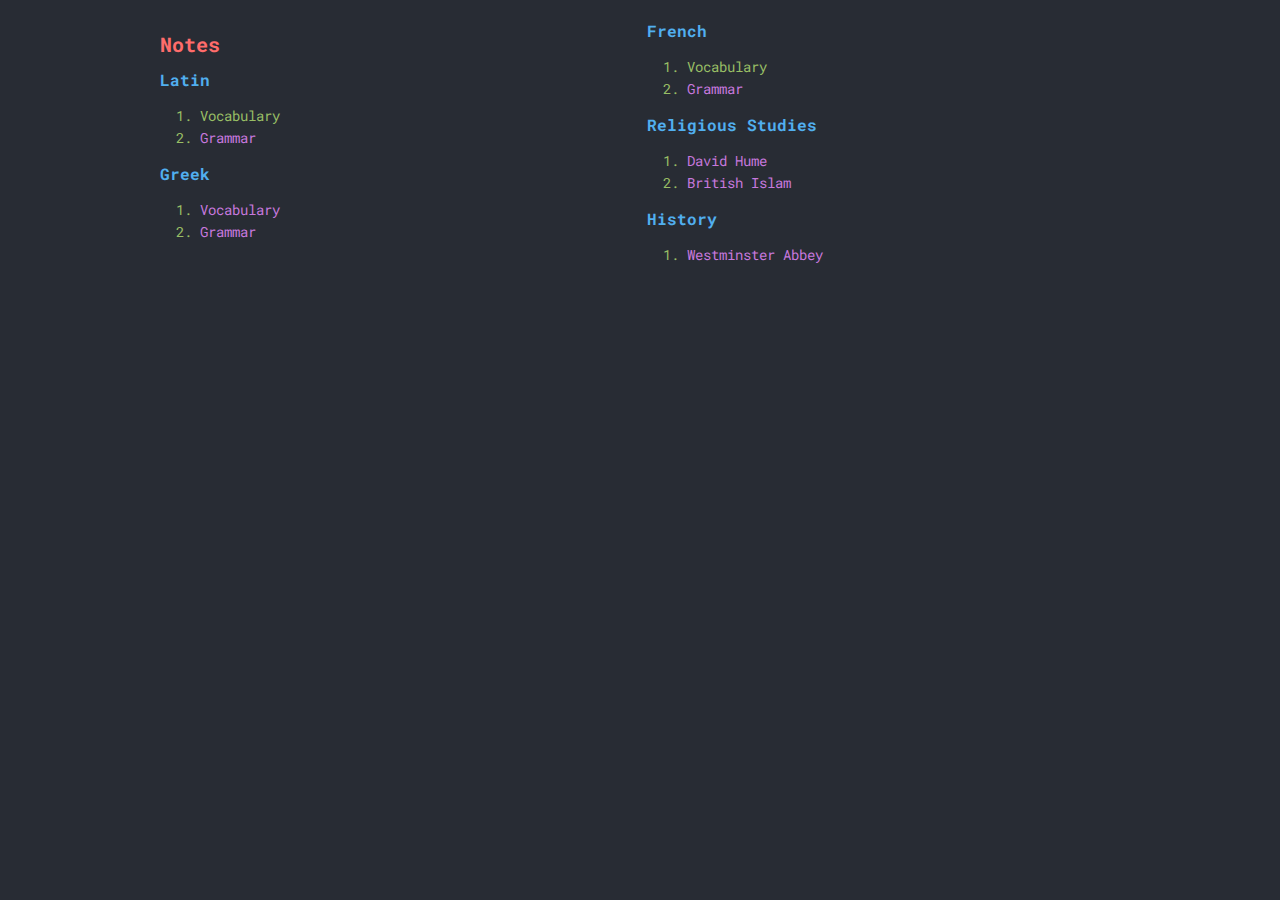
<file: index.html>
<!DOCTYPE html>
<html>

<head>
    <meta charset="utf-8">
    <meta name="viewport" content="width=device-width">
    <title>Subject Notes</title>
    <link href="style.css" rel="stylesheet" type="text/css" />
</head>

<body>
    <h1>Notes</h1>
    <h2>Latin</h2>
    <ol>
        <li>Vocabulary</li>
        <li><a href="latin_grammar.html">Grammar</a></li>
    </ol>
    <h2>Greek</h2>
    <ol>
        <li><a href="greek_vocab.html">Vocabulary</a></li>
        <li><a href="greek_grammar.html">Grammar</a></li>
    </ol>
    <h2>French</h2>
    <ol>
        <li>Vocabulary</li>
        <li><a href="french/french_grammar.html">Grammar</a></li>
    </ol>
    <h2>Religious Studies</h2>
    <ol>
        <li><a href="david_hume.html">David Hume</a></li>
        <li><a href="british_islam.html">British Islam</a></li>
    </ol>
    <h2>History</h2>
    <ol>
        <li><a href="westminster_abbey.html">Westminster Abbey</a></li>
    </ol>
</body>

</html>
</file>
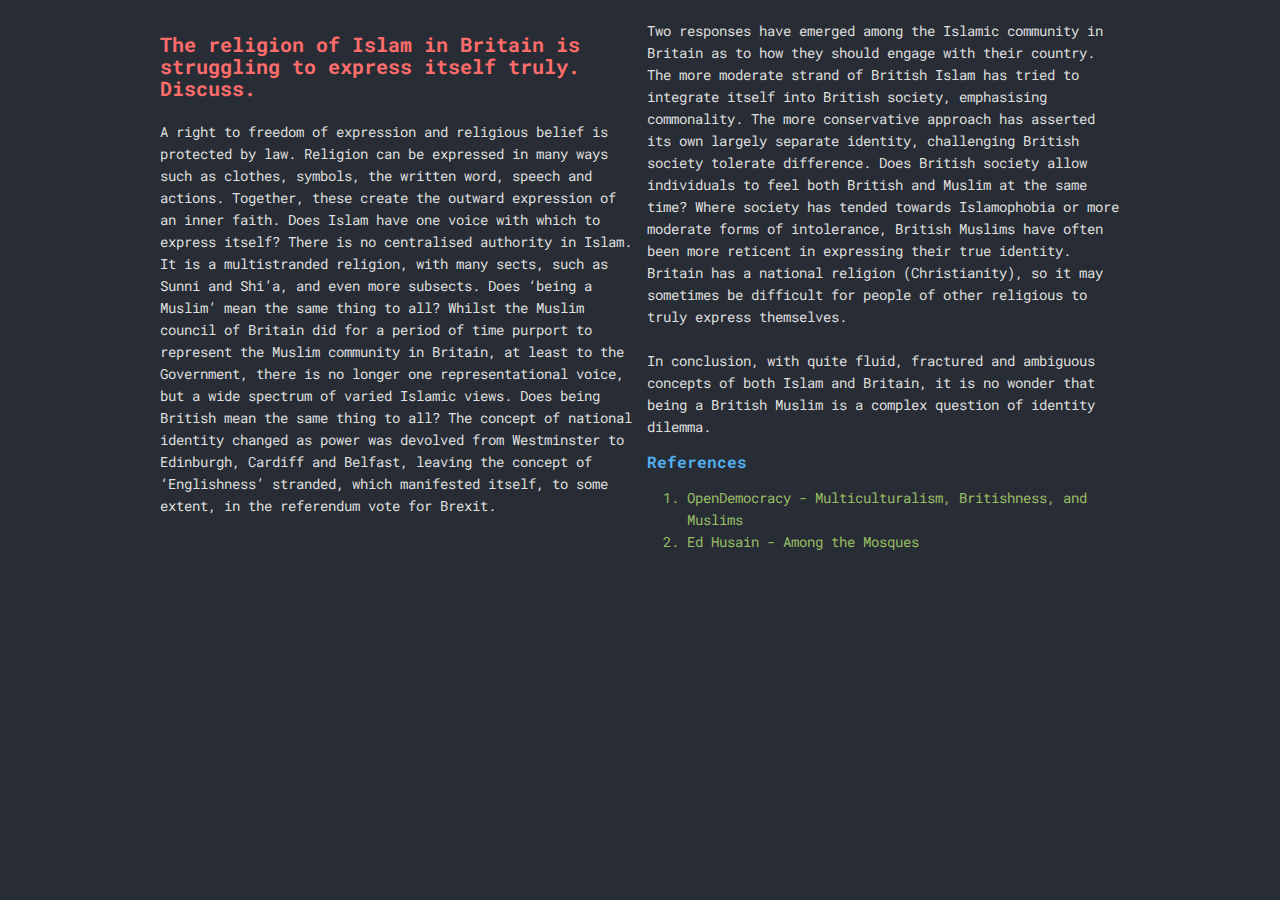
<file: british_islam.html>
<!DOCTYPE html>
<html>

<head>
  <meta charset="utf-8">
  <meta name="viewport" content="width=device-width">
  <title>Islam in Britain</title>
  <link href="style.css" rel="stylesheet" type="text/css" />
</head>

<body>
  <h1>The religion of Islam in Britain is struggling to express itself truly. Discuss.</h1>
  <br>
  A right to freedom of expression and religious belief is protected by law. Religion can be expressed in many ways such
  as clothes, symbols, the written word, speech and actions. Together, these create the outward expression of an inner
  faith.
  Does Islam have one voice with which to express itself? There is no centralised authority in Islam. It is a
  multistranded religion, with many sects, such as Sunni and Shi’a, and even more subsects. Does ‘being a Muslim’ mean
  the same thing to all?
  Whilst the Muslim council of Britain did for a period of time purport to represent the Muslim community in Britain, at
  least to the Government, there is no longer one representational voice, but a wide spectrum of varied Islamic views.
  Does being British mean the same thing to all? The concept of national identity changed as power was devolved from
  Westminster to Edinburgh, Cardiff and Belfast, leaving the concept of ‘Englishness’ stranded, which manifested itself,
  to some extent, in the referendum vote for Brexit.
  <br><br>
  Two responses have emerged among the Islamic community in Britain as to how they should engage with their country. The
  more moderate strand of British Islam has tried to integrate itself into British society, emphasising commonality. The
  more conservative approach has asserted its own largely separate identity, challenging British society tolerate
  difference.
  Does British society allow individuals to feel both British and Muslim at the same time? Where society has tended
  towards Islamophobia or more moderate forms of intolerance, British Muslims have often been more reticent in
  expressing their true identity. Britain has a national religion (Christianity), so it may sometimes be difficult for
  people of other religious to truly express themselves.
  <br><br>
  In conclusion, with quite fluid, fractured and ambiguous concepts of both Islam and Britain, it is no wonder that
  being a British Muslim is a complex question of identity dilemma.

  <h2>References</h2>
  <ol>
    <li>OpenDemocracy - Multiculturalism, Britishness, and Muslims</li>
    <li>Ed Husain - Among the Mosques</li>
  </ol>
</body>
</file>
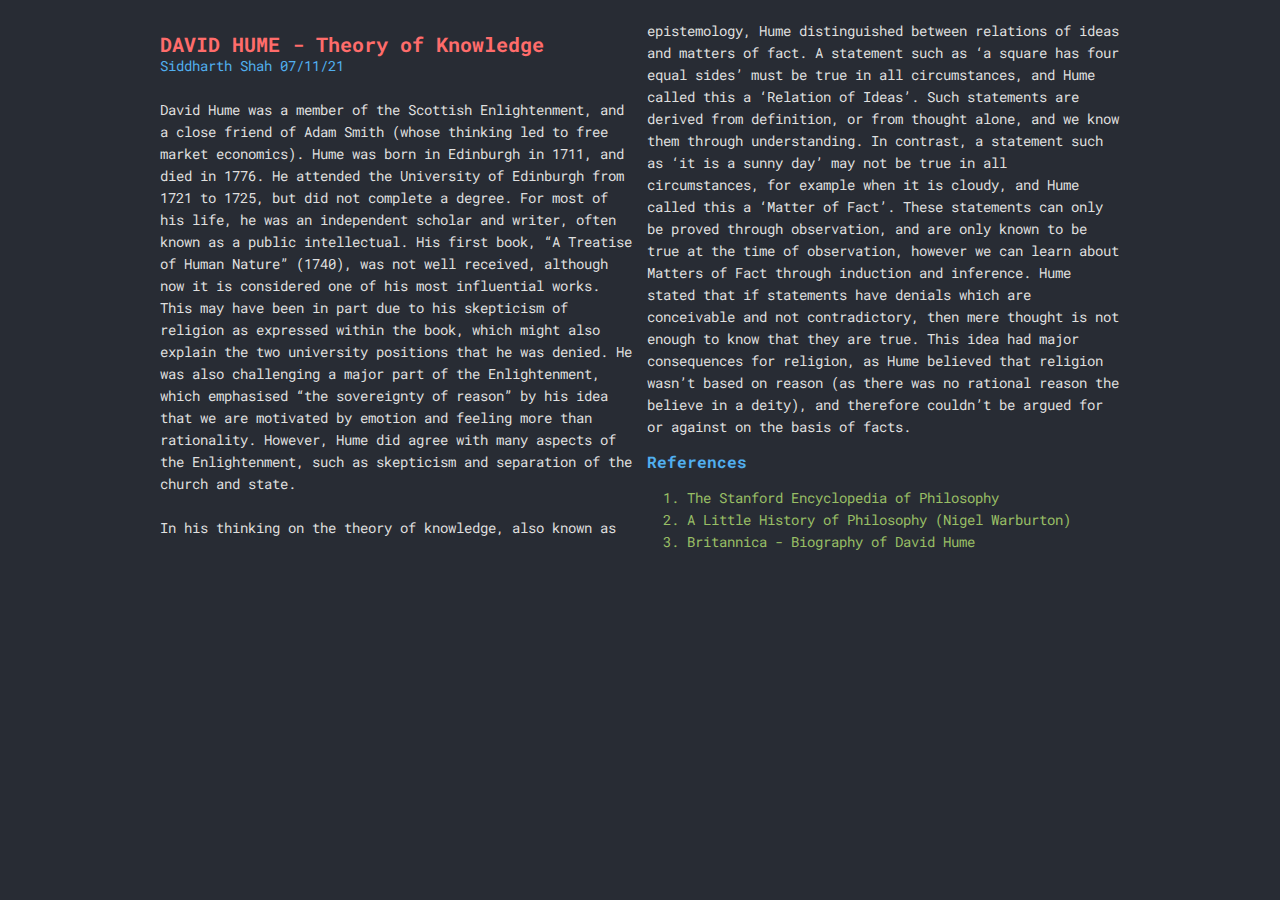
<file: david_hume.html>
<!DOCTYPE html>
<html>

<head>
    <meta charset="utf-8">
    <meta name="viewport" content="width=device-width">
    <title>David Hume</title>
    <link href="style.css" rel="stylesheet" type="text/css" />
</head>

<body>
    <h1>DAVID HUME - Theory of Knowledge</h1>
    <div class="blue">Siddharth Shah 07/11/21</div>
    <br>
    David Hume was a member of the Scottish Enlightenment, and a close friend of Adam Smith (whose thinking led to free
    market economics). Hume was born in Edinburgh in 1711, and died in 1776. He attended the University of Edinburgh
    from 1721 to 1725, but did not complete a degree. For most of his life, he was an independent scholar and writer,
    often known as a public intellectual. His first book, “A Treatise of Human Nature” (1740), was not well received,
    although now it is considered one of his most influential works. This may have been in part due to his skepticism of
    religion as expressed within the book, which might also explain the two university positions that he was denied. He
    was also challenging a major part of the Enlightenment, which emphasised “the sovereignty of reason” by his idea
    that we are motivated by emotion and feeling more than rationality. However, Hume did agree with many aspects of the
    Enlightenment, such as skepticism and separation of the church and state.
    <br><br>
    In his thinking on the theory of knowledge, also known as epistemology, Hume distinguished between relations of
    ideas and matters of fact. A statement such as ‘a square has four equal sides’ must be true in all circumstances,
    and Hume called this a ‘Relation of Ideas’. Such statements are derived from definition, or from thought alone, and
    we know them through understanding. In contrast, a statement such as ‘it is a sunny day’ may not be true in all
    circumstances, for example when it is cloudy, and Hume called this a ‘Matter of Fact’. These statements can only be
    proved through observation, and are only known to be true at the time of observation, however we can learn about
    Matters of Fact through induction and inference. Hume stated that if statements have denials which are conceivable
    and not contradictory, then mere thought is not enough to know that they are true. This idea had major consequences
    for religion, as Hume believed that religion wasn’t based on reason (as there was no rational reason the believe in
    a deity), and therefore couldn’t be argued for or against on the basis of facts.

    <h2>References</h2>
    <ol>
        <li>The Stanford Encyclopedia of Philosophy</li>
        <li>A Little History of Philosophy (Nigel Warburton)</li>
        <li>Britannica - Biography of David Hume</li>
    </ol>
</body>

</html>
</file>
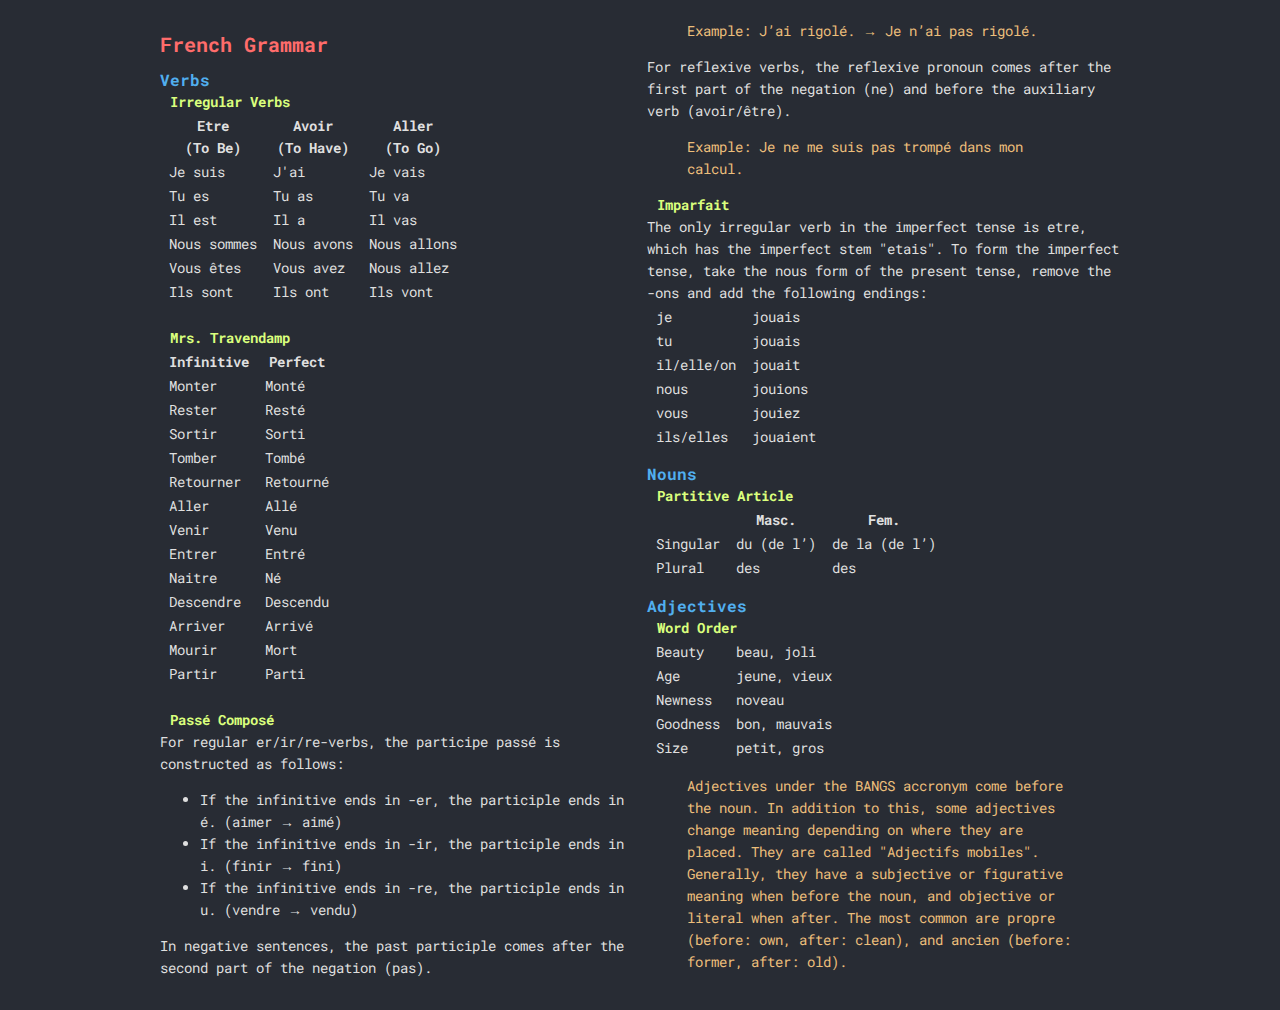
<file: french_grammar.html>
<!DOCTYPE html>
<html>

<head>
    <meta charset="utf-8">
    <meta name="viewport" content="width=device-width">
    <title>French Grammar</title>
    <link href="style.css" rel="stylesheet" type="text/css" />
</head>



<body>
    <h1>French Grammar</h1>
    <h2>Verbs</h2>
    <h3>Irregular Verbs</h3>
    <table>
        <thead>
            <tr>
                <th>Etre<br>(To Be)</th>
                <th>Avoir<br>(To Have)</th>
                <th>Aller<br>(To Go)</th>
            </tr>
        </thead>
        <tbody>
            <tr>
                <td>Je suis</td>
                <td>J'ai</td>
                <td>Je vais<br></td>
            </tr>
            <tr>
                <td>Tu es</td>
                <td>Tu as</td>
                <td>Tu va</td>
            </tr>
            <tr>
                <td>Il est</td>
                <td>Il a</td>
                <td>Il vas<br></td>
            </tr>
            <tr>
                <td>Nous sommes</td>
                <td>Nous avons</td>
                <td>Nous allons</td>
            </tr>
            <tr>
                <td>Vous êtes</td>
                <td>Vous avez</td>
                <td>Nous allez</td>
            </tr>
            <tr>
                <td>Ils sont</td>
                <td>Ils ont</td>
                <td>Ils vont</td>
            </tr>
        </tbody>
    </table>
    <br>
    <h3>Mrs. Travendamp</h3>
    <table>
        <thead>
            <tr>
                <th>Infinitive</th>
                <th>Perfect</th>
            </tr>
        </thead>
        <tbody>
            <tr>
                <td>Monter</td>
                <td>Monté</td>
            </tr>
            <tr>
                <td>Rester</td>
                <td>Resté</td>
            </tr>
            <tr>
                <td>Sortir</td>
                <td>Sorti</td>
            </tr>
            <tr>
                <td>Tomber</td>
                <td>Tombé</td>
            </tr>
            <tr>
                <td>Retourner</td>
                <td>Retourné</td>
            </tr>
            <tr>
                <td>Aller</td>
                <td>Allé</td>
            </tr>
            <tr>
                <td>Venir</td>
                <td>Venu</td>
            </tr>
            <tr>
                <td>Entrer</td>
                <td>Entré</td>
            </tr>
            <tr>
                <td>Naitre</td>
                <td>Né</td>
            </tr>
            <tr>
                <td>Descendre</td>
                <td>Descendu</td>
            </tr>
            <tr>
                <td>Arriver</td>
                <td>Arrivé</td>
            </tr>
            <tr>
                <td>Mourir</td>
                <td>Mort</td>
            </tr>
            <tr>
                <td>Partir</td>
                <td>Parti</td>
            </tr>
        </tbody>
    </table>
    <br>
    <h3>Passé Composé</h3>
    For regular er/ir/re-verbs, the participe passé is constructed as follows:
    <ul>
        <li>If the infinitive ends in -er, the participle ends in é. (aimer → aimé)</li>
        <li>If the infinitive ends in -ir, the participle ends in i. (finir → fini)</li>
        <li>If the infinitive ends in -re, the participle ends in u. (vendre → vendu)</li>
    </ul>
    In negative sentences, the past participle comes after the second part of the negation (pas).<br>
    <blockquote>Example: J’ai rigolé. → Je n’ai pas rigolé.</blockquote>
    For reflexive verbs, the reflexive pronoun comes after the first part of the negation (ne) and before the auxiliary
    verb (avoir/être).<br>
    <blockquote>Example: Je ne me suis pas trompé dans mon calcul.</blockquote>
    <h3>Imparfait</h3>
    The only irregular verb in the imperfect tense is etre, which has the imperfect stem "etais". To form the imperfect tense, take the nous form of the present tense, remove the -ons and add the following endings:
    <table>
        <tbody>
            <tr>
                <td>je</td>
                <td>jouais</td>
            </tr>
            <tr>
                <td>tu</td>
                <td>jouais</td>
            </tr>
            <tr>
                <td>il/elle/on</td>
                <td>jouait</td>
            </tr>
            <tr>
                <td>nous</td>
                <td>jouions</td>
            </tr>
            <tr>
                <td>vous</td>
                <td>jouiez</td>
            </tr>
            <tr>
                <td>ils/elles</td>
                <td>jouaient</td>
            </tr>
        </tbody>
    </table>
    <h2>Nouns</h2>
    <h3>Partitive Article</h3>
    <table>
        <thead>
            <tr>
                <th></th>
                <th>Masc.</th>
                <th>Fem.</th>
            </tr>
        </thead>
        <tbody>
            <tr>
                <td>Singular</td>
                <td>du (de l’)</td>
                <td>de la (de l’)</td>
            </tr>
            <tr>
                <td>Plural</td>
                <td>des</td>
                <td>des</td>
            </tr>
        </tbody>
    </table>
    <h2>Adjectives</h2>
    <h3>Word Order</h3>
    <table>
        <tbody>
            <tr>
                <td>Beauty</td>
                <td>beau, joli</td>
            </tr>
            <tr>
                <td>Age</td>
                <td>jeune, vieux</td>
            </tr>
            <tr>
                <td>Newness</td>
                <td>noveau</td>
            </tr>
            <tr>
                <td>Goodness</td>
                <td>bon, mauvais</td>
            </tr>
            <tr>
                <td>Size</td>
                <td>petit, gros</td>
            </tr>
        </tbody>
    </table>
    <blockquote>Adjectives under the BANGS accronym come before the noun. In addition to this, some adjectives change
        meaning depending on where they are placed. They are called "Adjectifs mobiles". Generally, they have a
        subjective or figurative meaning when before the noun, and objective or literal when after. The most common are
        propre (before: own, after: clean), and ancien (before: former, after: old).</blockquote>
</body>

</html>
</file>
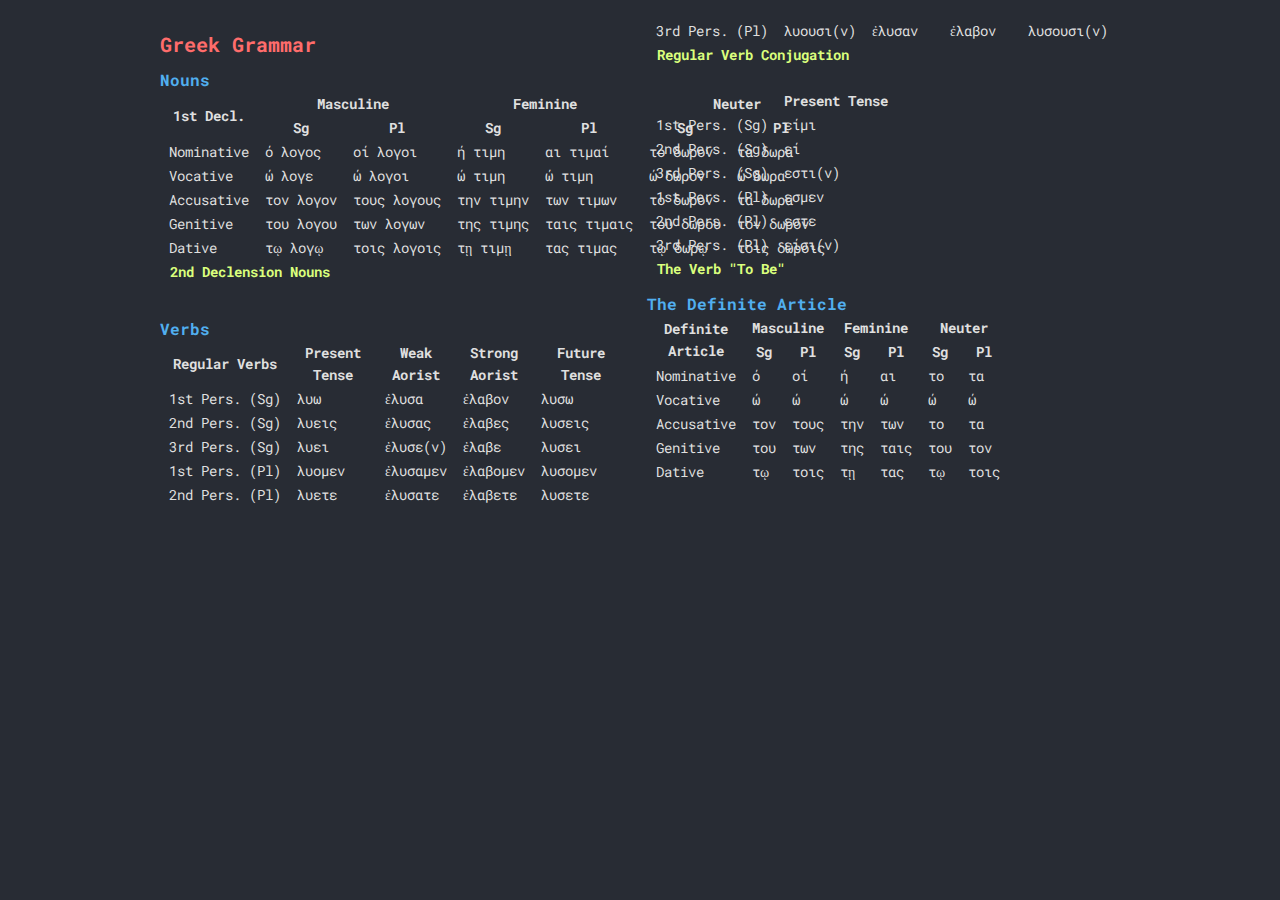
<file: greek_grammar.html>
<!DOCTYPE html>
<html>

<head>
  <meta charset="utf-8">
  <meta name="viewport" content="width=device-width">
  <title>Greek Grammar</title>
  <link href="style.css" rel="stylesheet" type="text/css" />
</head>

<body>
  <h1>Greek Grammar</h1>
  <h2>Nouns</h2>
  <table>
    <thead>
      <tr>
        <th rowspan="2">1st Decl.</th>
        <th colspan="2">Masculine</th>
        <th colspan="2">Feminine</th>
        <th colspan="2">Neuter</th>
      </tr>
      <tr>
        <th>Sg</th>
        <th>Pl</th>
        <th>Sg</th>
        <th>Pl</th>
        <th>Sg</th>
        <th>Pl</th>
      </tr>
    </thead>
    <tbody>
      <tr>
        <td>Nominative</td>
        <td>ό λογος</td>
        <td>οί λογοι</td>
        <td>ή τιμη</td>
        <td>αι τιμαί</td>
        <td>το δωρον</td>
        <td>τα δωρα</td>
      </tr>
      <tr>
        <td>Vocative</td>
        <td>ώ λογε</td>
        <td>ώ λογοι</td>
        <td>ώ τιμη</td>
        <td>ώ τιμη</td>
        <td>ώ δωρον</td>
        <td>ώ δωρα</td>
      </tr>
      <tr>
        <td>Accusative</td>
        <td>τον λογον</td>
        <td>τους λογους</td>
        <td>την τιμην</td>
        <td>των τιμων</td>
        <td>το δωρον</td>
        <td>τα δωρα</td>
      </tr>
      <tr>
        <td>Genitive</td>
        <td>του λογου</td>
        <td>των λογων</td>
        <td>της τιμης</td>
        <td>ταις τιμαις</td>
        <td>του δωρου</td>
        <td>τον δωρον</td>
      </tr>
      <tr>
        <td>Dative</td>
        <td>τῳ λογῳ</td>
        <td>τοις λογοις</td>
        <td>τῃ τιμῃ</td>
        <td>τας τιμας</td>
        <td>τῳ δωρῳ</td>
        <td>τοις δωροις<br></td>
      </tr>
    </tbody>
  </table>
  <h3>2nd Declension Nouns</h3>
  <br>
  <h2>Verbs</h2>
  <table>
    <thead>
      <tr>
        <th>Regular Verbs</th>
        <th>Present<br>Tense</th>
        <th>Weak<br>Aorist</th>
        <th>Strong<br>Aorist</th>
        <th>Future<br>Tense</th>
      </tr>
    </thead>
    <tbody>
      <tr>
        <td>1st Pers. (Sg)</td>
        <td>λυω</td>
        <td>ἐλυσα</td>
        <td>ἐλαβον</td>
        <td>λυσω</td>
      </tr>
      <tr>
        <td>2nd Pers. (Sg)</td>
        <td>λυεις</td>
        <td>ἐλυσας</td>
        <td>ἐλαβες</td>
        <td>λυσεις</td>
      </tr>
      <tr>
        <td>3rd Pers. (Sg)</td>
        <td>λυει</td>
        <td>ἐλυσε(ν)</td>
        <td>ἐλαβε</td>
        <td>λυσει</td>
      </tr>
      <tr>
        <td>1st Pers. (Pl)</td>
        <td>λυομεν</td>
        <td>ἐλυσαμεν</td>
        <td>ἐλαβομεν</td>
        <td>λυσομεν</td>
      </tr>
      <tr>
        <td>2nd Pers. (Pl)</td>
        <td>λυετε</td>
        <td>ἐλυσατε</td>
        <td>ἐλαβετε</td>
        <td>λυσετε</td>
      </tr>
      <tr>
        <td>3rd Pers. (Pl)</td>
        <td>λυουσι(ν)</td>
        <td>ἐλυσαν</td>
        <td>ἐλαβον</td>
        <td>λυσουσι(ν)</td>
      </tr>
    </tbody>
  </table>
  <h3>Regular Verb Conjugation</h3>
  <br>
  <table>
    <thead>
      <tr>
        <th></th>
        <th>Present Tense</th>
      </tr>
    </thead>
    <tbody>
      <tr>
        <td>1st Pers. (Sg)</td>
        <td>είμι</td>
      </tr>
      <tr>
        <td>2nd Pers. (Sg)</td>
        <td>εί</td>
      </tr>
      <tr>
        <td>3rd Pers. (Sg)</td>
        <td>εστι(ν)</td>
      </tr>
      <tr>
        <td>1st Pers. (Pl)</td>
        <td>εσμεν</td>
      </tr>
      <tr>
        <td>2nd Pers. (Pl)</td>
        <td>εστε</td>
      </tr>
      <tr>
        <td>3rd Pers. (Pl)</td>
        <td>είσι(ν)</td>
      </tr>
    </tbody>
  </table>
  <h3>The Verb "To Be"</h3>
  <h2>The Definite Article</h2>
  <table>
    <thead>
      <tr>
        <th rowspan="2">Definite<br>Article<br></th>
        <th colspan="2">Masculine</th>
        <th colspan="2">Feminine</th>
        <th colspan="2">Neuter</th>
      </tr>
      <tr>
        <th>Sg</th>
        <th>Pl</th>
        <th>Sg</th>
        <th>Pl</th>
        <th>Sg</th>
        <th>Pl</th>
      </tr>
    </thead>
    <tbody>
      <tr>
        <td>Nominative</td>
        <td>ό</td>
        <td>οί</td>
        <td>ή</td>
        <td>αι</td>
        <td>το</td>
        <td>τα</td>
      </tr>
      <tr>
        <td>Vocative</td>
        <td>ώ</td>
        <td>ώ</td>
        <td>ώ</td>
        <td>ώ</td>
        <td>ώ</td>
        <td>ώ</td>
      </tr>
      <tr>
        <td>Accusative</td>
        <td>τον</td>
        <td>τους</td>
        <td>την</td>
        <td>των</td>
        <td>το</td>
        <td>τα</td>
      </tr>
      <tr>
        <td>Genitive</td>
        <td>του</td>
        <td>των</td>
        <td>της</td>
        <td>ταις</td>
        <td>του</td>
        <td>τον</td>
      </tr>
      <tr>
        <td>Dative</td>
        <td>τῳ</td>
        <td>τοις</td>
        <td>τῃ</td>
        <td>τας</td>
        <td>τῳ</td>
        <td>τοις</td>
      </tr>
    </tbody>
  </table>
</body>

</html>
</file>
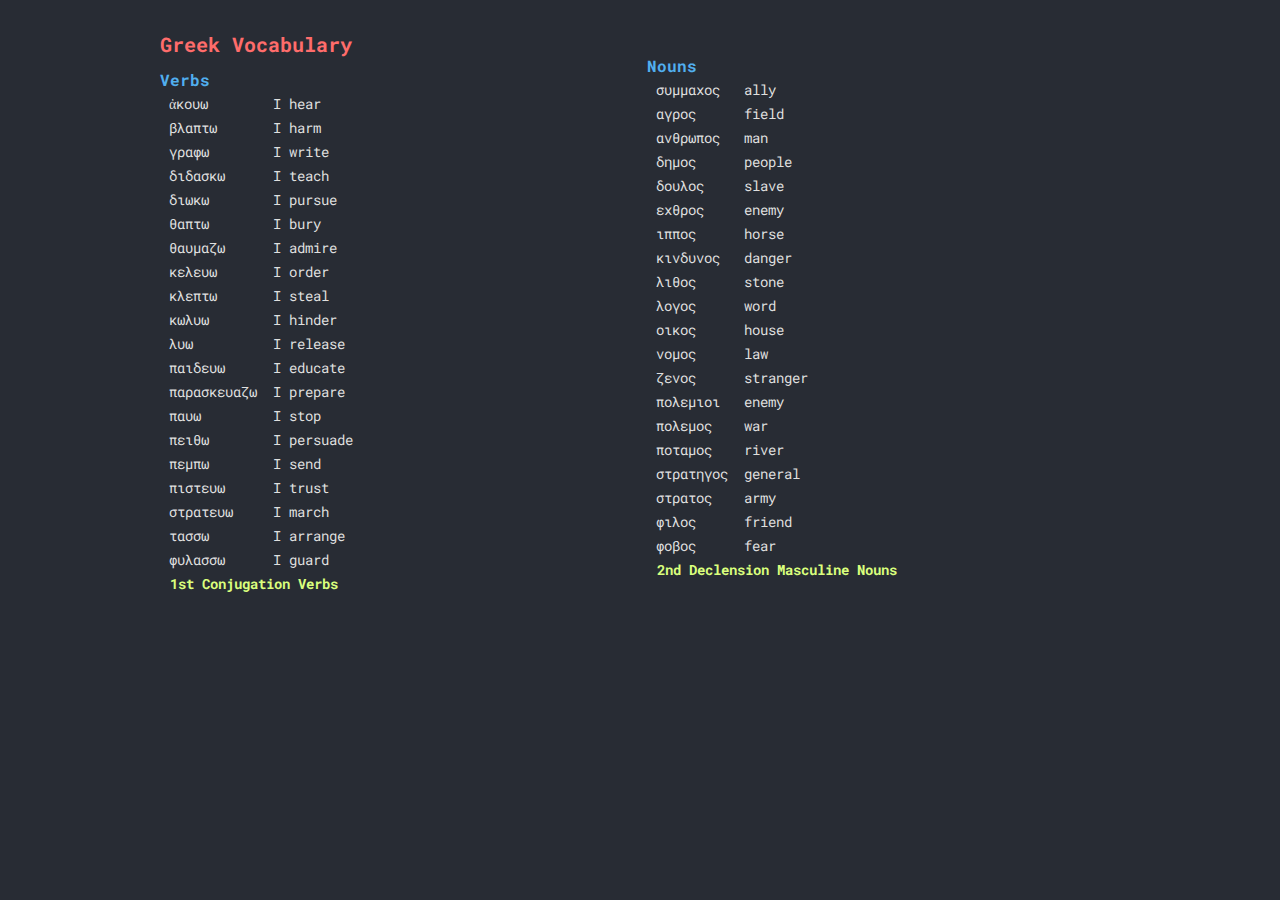
<file: greek_vocab.html>
<!DOCTYPE html>
<html>

<head>
    <meta charset="utf-8">
    <meta name="viewport" content="width=device-width">
    <title>Greek Vocabulary</title>
    <link href="style.css" rel="stylesheet" type="text/css" />
</head>

<body>
    <h1>Greek Vocabulary</h1>
    <h2>Verbs</h2>
    <table>
        <tbody>
            <tr>
                <td>ἀκουω</td>
                <td>I hear</td>
            </tr>
            <tr>
                <td>βλαπτω</td>
                <td>I harm</td>
            </tr>
            <tr>
                <td>γραφω</td>
                <td>I write</td>
            </tr>
            <tr>
                <td>διδασκω</td>
                <td>I teach</td>
            </tr>
            <tr>
                <td>διωκω</td>
                <td>I pursue</td>
            </tr>
            <tr>
                <td>θαπτω</td>
                <td>I bury</td>
            </tr>
            <tr>
                <td>θαυμαζω</td>
                <td>I admire</td>
            </tr>
            <tr>
                <td>κελευω</td>
                <td>I order</td>
            </tr>
            <tr>
                <td>κλεπτω</td>
                <td>I steal</td>
            </tr>
            <tr>
                <td>κωλυω</td>
                <td>I hinder</td>
            </tr>
            <tr>
                <td>λυω</td>
                <td>I release</td>
            </tr>
            <tr>
                <td>παιδευω</td>
                <td>I educate</td>
            </tr>
            <tr>
                <td>παρασκευαζω</td>
                <td>I prepare</td>
            </tr>
            <tr>
                <td>παυω</td>
                <td>I stop</td>
            </tr>
            <tr>
                <td>πειθω</td>
                <td>I persuade</td>
            </tr>
            <tr>
                <td>πεμπω</td>
                <td>I send</td>
            </tr>
            <tr>
                <td>πιστευω</td>
                <td>I trust</td>
            </tr>
            <tr>
                <td>στρατευω</td>
                <td>I march</td>
            </tr>
            <tr>
                <td>τασσω</td>
                <td>I arrange</td>
            </tr>
            <tr>
                <td>φυλασσω</td>
                <td>I guard</td>
            </tr>
        </tbody>
    </table>
    <h3>1st Conjugation Verbs</h3>
    <br>
    <h2>Nouns</h2>
    <table>
        <thead>
            <tr>
                <td>συμμαχος</td>
                <td>ally</td>
            </tr>
        </thead>
        <tbody>
            <tr>
                <td>αγρος</td>
                <td>field</td>
            </tr>
            <tr>
                <td>ανθρωπος</td>
                <td>man</td>
            </tr>
            <tr>
                <td>δημος</td>
                <td>people</td>
            </tr>
            <tr>
                <td>δουλος</td>
                <td>slave</td>
            </tr>
            <tr>
                <td>εχθρος</td>
                <td>enemy</td>
            </tr>
            <tr>
                <td>ιππος</td>
                <td>horse</td>
            </tr>
            <tr>
                <td>κινδυνος</td>
                <td>danger</td>
            </tr>
            <tr>
                <td>λιθος</td>
                <td>stone</td>
            </tr>
            <tr>
                <td>λογος</td>
                <td>word</td>
            </tr>
            <tr>
                <td>οικος</td>
                <td>house</td>
            </tr>
            <tr>
                <td>νομος</td>
                <td>law</td>
            </tr>
            <tr>
                <td>ζενος</td>
                <td>stranger</td>
            </tr>
            <tr>
                <td>πολεμιοι</td>
                <td>enemy</td>
            </tr>
            <tr>
                <td>πολεμος</td>
                <td>war</td>
            </tr>
            <tr>
                <td>ποταμος</td>
                <td>river</td>
            </tr>
            <tr>
                <td>στρατηγος</td>
                <td>general</td>
            </tr>
            <tr>
                <td>στρατος</td>
                <td>army</td>
            </tr>
            <tr>
                <td>φιλος</td>
                <td>friend</td>
            </tr>
            <tr>
                <td>φοβος</td>
                <td>fear</td>
            </tr>
        </tbody>
    </table>
    <h3>2nd Declension Masculine Nouns</h3>
</body>
</file>
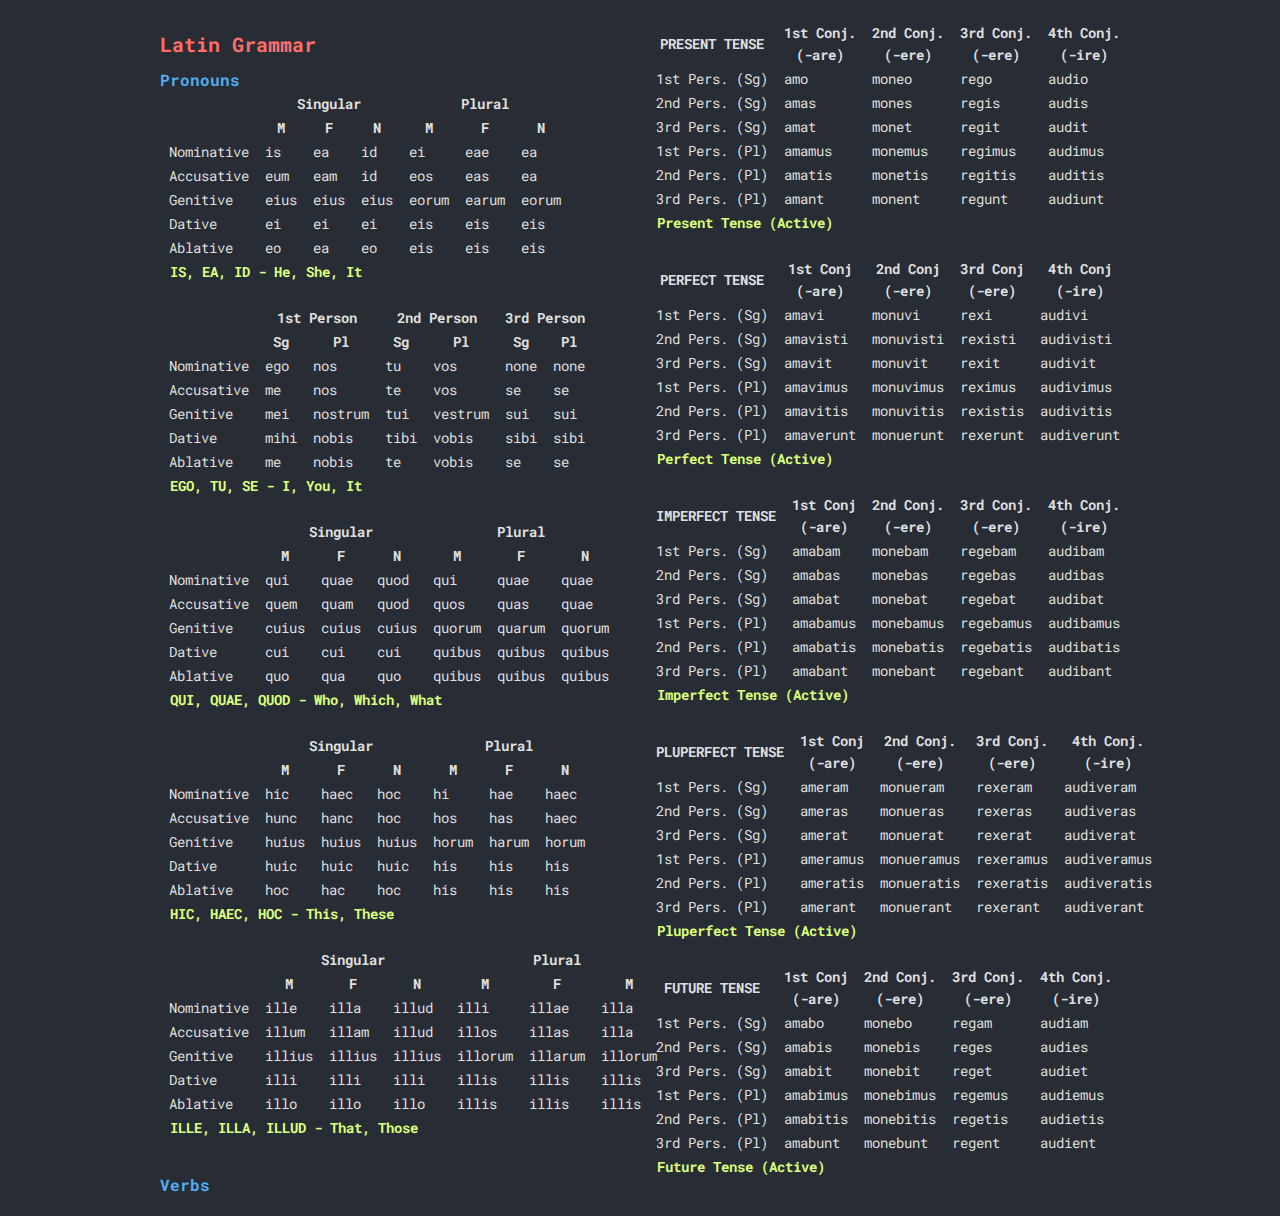
<file: latin_grammar.html>
<!DOCTYPE html>
<html>
  <head>
    <meta charset="utf-8">
    <meta name="viewport" content="width=device-width">
    <title>Latin Grammar</title>
    <link href="style.css" rel="stylesheet" type="text/css" />
  </head>
  <body>
    <h1>Latin Grammar</h1>
    <h2>Pronouns</h2>
    <table>
      <thead>
        <tr>
          <th rowspan="2"></th>
          <th colspan="3">Singular</th>
          <th colspan="3">Plural</th>
        </tr>
        <tr>
          <th>M<br></th>
          <th>F</th>
          <th>N</th>
          <th>M</th>
          <th>F</th>
          <th>N</th>
        </tr>
      </thead>
      <tbody>
        <tr>
          <td>Nominative<br></td>
          <td>is</td>
          <td>ea</td>
          <td>id</td>
          <td>ei</td>
          <td>eae</td>
          <td>ea</td>
        </tr>
        <tr>
          <td>Accusative<br></td>
          <td>eum</td>
          <td>eam</td>
          <td>id</td>
          <td>eos</td>
          <td>eas</td>
          <td>ea</td>
        </tr>
        <tr>
          <td>Genitive<br></td>
          <td>eius</td>
          <td>eius</td>
          <td>eius</td>
          <td>eorum</td>
          <td>earum</td>
          <td>eorum</td>
        </tr>
        <tr>
          <td>Dative<br></td>
          <td>ei</td>
          <td>ei</td>
          <td>ei</td>
          <td>eis</td>
          <td>eis</td>
          <td>eis</td>
        </tr>
        <tr>
          <td>Ablative<br></td>
          <td>eo</td>
          <td>ea</td>
          <td>eo</td>
          <td>eis</td>
          <td>eis</td>
          <td>eis</td>
        </tr>
      </tbody>
    </table>
    <h3>IS, EA, ID - He, She, It</h3>
    <br>
    <table>
      <thead>
        <tr>
          <th rowspan="2"></th>
          <th colspan="2">1st Person</th>
          <th colspan="2">2nd Person</th>
          <th colspan="2">3rd Person</th>
        </tr>
        <tr>
          <th>Sg</th>
          <th>Pl</th>
          <th>Sg</th>
          <th>Pl</th>
          <th>Sg</th>
          <th>Pl</th>
        </tr>
      </thead>
      <tbody>
        <tr>
          <td>Nominative</td>
          <td>ego</td>
          <td>nos</td>
          <td>tu</td>
          <td>vos</td>
          <td>none</td>
          <td>none</td>
        </tr>
        <tr>
          <td>Accusative</td>
          <td>me</td>
          <td>nos</td>
          <td>te</td>
          <td>vos</td>
          <td>se</td>
          <td>se</td>
        </tr>
        <tr>
          <td>Genitive</td>
          <td>mei</td>
          <td>nostrum</td>
          <td>tui</td>
          <td>vestrum</td>
          <td>sui</td>
          <td>sui</td>
        </tr>
        <tr>
          <td>Dative</td>
          <td>mihi</td>
          <td>nobis</td>
          <td>tibi</td>
          <td>vobis</td>
          <td>sibi</td>
          <td>sibi</td>
        </tr>
        <tr>
          <td>Ablative</td>
          <td>me</td>
          <td>nobis</td>
          <td>te</td>
          <td>vobis</td>
          <td>se</td>
          <td>se</td>
        </tr>
      </tbody>
    </table>
    <h3>EGO, TU, SE - I, You, It</h3>
    <br>
    <table>
      <thead>
        <tr>
          <th rowspan="2"></th>
          <th colspan="3">Singular</th>
          <th colspan="3">Plural</th>
        </tr>
        <tr>
          <th>M</th>
          <th>F</th>
          <th>N</th>
          <th>M</th>
          <th>F</th>
          <th>N<br></th>
        </tr>
      </thead>
      <tbody>
        <tr>
          <td>Nominative<br></td>
          <td>qui</td>
          <td>quae</td>
          <td>quod</td>
          <td>qui</td>
          <td>quae</td>
          <td>quae</td>
        </tr>
        <tr>
          <td>Accusative<br></td>
          <td>quem</td>
          <td>quam</td>
          <td>quod</td>
          <td>quos</td>
          <td>quas</td>
          <td>quae</td>
        </tr>
        <tr>
          <td>Genitive<br></td>
          <td>cuius</td>
          <td>cuius</td>
          <td>cuius</td>
          <td>quorum</td>
          <td>quarum</td>
          <td>quorum</td>
        </tr>
        <tr>
          <td>Dative<br></td>
          <td>cui</td>
          <td>cui</td>
          <td>cui</td>
          <td>quibus</td>
          <td>quibus</td>
          <td>quibus</td>
        </tr>
        <tr>
          <td>Ablative<br></td>
          <td>quo</td>
          <td>qua</td>
          <td>quo</td>
          <td>quibus</td>
          <td>quibus</td>
          <td>quibus</td>
        </tr>
      </tbody>
    </table>
    <h3>QUI, QUAE, QUOD - Who, Which, What</h3>
    <br>
    <table>
      <thead>
        <tr>
          <th rowspan="2"></th>
          <th colspan="3">Singular</th>
          <th colspan="3">Plural</th>
        </tr>
        <tr>
          <th>M</th>
          <th>F</th>
          <th>N</th>
          <th>M</th>
          <th>F</th>
          <th>N<br></th>
        </tr>
      </thead>
      <tbody>
        <tr>
          <td>Nominative<br></td>
          <td>hic</td>
          <td>haec</td>
          <td>hoc</td>
          <td>hi</td>
          <td>hae</td>
          <td>haec</td>
        </tr>
        <tr>
          <td>Accusative<br></td>
          <td>hunc</td>
          <td>hanc</td>
          <td>hoc</td>
          <td>hos</td>
          <td>has</td>
          <td>haec</td>
        </tr>
        <tr>
          <td>Genitive<br></td>
          <td>huius</td>
          <td>huius</td>
          <td>huius</td>
          <td>horum</td>
          <td>harum</td>
          <td>horum</td>
        </tr>
        <tr>
          <td>Dative<br></td>
          <td>huic</td>
          <td>huic</td>
          <td>huic</td>
          <td>his</td>
          <td>his</td>
          <td>his</td>
        </tr>
        <tr>
          <td>Ablative<br></td>
          <td>hoc</td>
          <td>hac</td>
          <td>hoc</td>
          <td>his</td>
          <td>his</td>
          <td>his</td>
        </tr>
      </tbody>
    </table>
    <h3>HIC, HAEC, HOC - This, These</h3>
    <br>
    <table>
      <thead>
        <tr>
          <th rowspan="2"></th>
          <th colspan="3">Singular</th>
          <th colspan="3">Plural</th>
        </tr>
        <tr>
          <th>M</th>
          <th>F</th>
          <th>N</th>
          <th>M</th>
          <th>F</th>
          <th>M<br></th>
        </tr>
      </thead>
      <tbody>
        <tr>
          <td>Nominative<br></td>
          <td>ille</td>
          <td>illa</td>
          <td>illud</td>
          <td>illi</td>
          <td>illae</td>
          <td>illa</td>
        </tr>
        <tr>
          <td>Accusative<br></td>
          <td>illum</td>
          <td>illam</td>
          <td>illud</td>
          <td>illos</td>
          <td>illas</td>
          <td>illa</td>
        </tr>
        <tr>
          <td>Genitive<br></td>
          <td>illius</td>
          <td>illius</td>
          <td>illius</td>
          <td>illorum</td>
          <td>illarum</td>
          <td>illorum</td>
        </tr>
        <tr>
          <td>Dative<br></td>
          <td>illi</td>
          <td>illi</td>
          <td>illi</td>
          <td>illis</td>
          <td>illis</td>
          <td>illis</td>
        </tr>
        <tr>
          <td>Ablative<br></td>
          <td>illo</td>
          <td>illo</td>
          <td>illo</td>
          <td>illis</td>
          <td>illis</td>
          <td>illis</td>
        </tr>
      </tbody>
    </table>
    <h3>ILLE, ILLA, ILLUD - That, Those</h3>
    <br>
    <h2>Verbs</h2>
    <table>
      <thead>
        <tr>
          <th rowspan="2">PRESENT TENSE</th>
          <th rowspan="2">1st Conj.<br>(-are)</th>
          <th rowspan="2">2nd Conj.<br>(-ere)</th>
          <th rowspan="2">3rd Conj.<br>(-ere)</th>
          <th rowspan="2">4th Conj.<br>(-ire)</th>
        </tr>
        <tr>
        </tr>
      </thead>
      <tbody>
        <tr>
          <td>1st Pers. (Sg)</td>
          <td>amo</td>
          <td>moneo</td>
          <td>rego</td>
          <td>audio</td>
        </tr>
        <tr>
          <td>2nd Pers. (Sg)</td>
          <td>amas</td>
          <td>mones</td>
          <td>regis</td>
          <td>audis</td>
        </tr>
        <tr>
          <td>3rd Pers. (Sg)</td>
          <td>amat</td>
          <td>monet</td>
          <td>regit</td>
          <td>audit</td>
        </tr>
        <tr>
          <td>1st Pers. (Pl)</td>
          <td>amamus</td>
          <td>monemus</td>
          <td>regimus</td>
          <td>audimus</td>
        </tr>
        <tr>
          <td>2nd Pers. (Pl)</td>
          <td>amatis</td>
          <td>monetis</td>
          <td>regitis</td>
          <td>auditis</td>
        </tr>
        <tr>
          <td>3rd Pers. (Pl)</td>
          <td>amant</td>
          <td>monent</td>
          <td>regunt</td>
          <td>audiunt</td>
        </tr>
      </tbody>
    </table>
    <h3>Present Tense (Active)</h3>
    <br>
    <table>
      <thead>
        <tr>
          <th>PERFECT TENSE</th>
          <th>1st Conj<br>(-are)</th>
          <th>2nd Conj<br>(-ere)</th>
          <th>3rd Conj<br>(-ere)</th>
          <th>4th Conj<br>(-ire)</th>
        </tr>
      </thead>
      <tbody>
        <tr>
          <td>1st Pers. (Sg)</td>
          <td>amavi</td>
          <td>monuvi</td>
          <td>rexi</td>
          <td>audivi</td>
        </tr>
        <tr>
          <td>2nd Pers. (Sg)</td>
          <td>amavisti</td>
          <td>monuvisti</td>
          <td>rexisti<br></td>
          <td>audivisti</td>
        </tr>
        <tr>
          <td>3rd Pers. (Sg)</td>
          <td>amavit</td>
          <td>monuvit</td>
          <td>rexit</td>
          <td>audivit</td>
        </tr>
        <tr>
          <td>1st Pers. (Pl)</td>
          <td>amavimus</td>
          <td>monuvimus</td>
          <td>reximus</td>
          <td>audivimus</td>
        </tr>
        <tr>
          <td>2nd Pers. (Pl)</td>
          <td>amavitis</td>
          <td>monuvitis</td>
          <td>rexistis</td>
          <td>audivitis</td>
        </tr>
        <tr>
          <td>3rd Pers. (Pl)</td>
          <td>amaverunt</td>
          <td>monuerunt</td>
          <td>rexerunt</td>
          <td>audiverunt</td>
        </tr>
      </tbody>
    </table>
    <h3>Perfect Tense (Active)</h3>
    <br>
    <table>
      <thead>
        <tr>
          <th>IMPERFECT TENSE</th>
          <th>1st Conj<br>(-are)</th>
          <th>2nd Conj.<br>(-ere)</th>
          <th>3rd Conj.<br>(-ere)</th>
          <th>4th Conj.<br>(-ire)</th>
        </tr>
      </thead>
      <tbody>
        <tr>
          <td>1st Pers. (Sg)</td>
          <td>amabam</td>
          <td>monebam</td>
          <td>regebam</td>
          <td>audibam</td>
        </tr>
        <tr>
          <td>2nd Pers. (Sg)</td>
          <td>amabas</td>
          <td>monebas</td>
          <td>regebas</td>
          <td>audibas</td>
        </tr>
        <tr>
          <td>3rd Pers. (Sg)</td>
          <td>amabat</td>
          <td>monebat</td>
          <td>regebat</td>
          <td>audibat</td>
        </tr>
        <tr>
          <td>1st Pers. (Pl)</td>
          <td>amabamus</td>
          <td>monebamus</td>
          <td>regebamus</td>
          <td>audibamus</td>
        </tr>
        <tr>
          <td>2nd Pers. (Pl)</td>
          <td>amabatis</td>
          <td>monebatis</td>
          <td>regebatis</td>
          <td>audibatis</td>
        </tr>
        <tr>
          <td>3rd Pers. (Pl)</td>
          <td>amabant</td>
          <td>monebant</td>
          <td>regebant</td>
          <td>audibant</td>
        </tr>
      </tbody>
    </table>
    <h3>Imperfect Tense (Active)</h3>
    <br>
    <table>
      <thead>
        <tr>
          <th>PLUPERFECT TENSE</th>
          <th>1st Conj<br>(-are)</th>
          <th>2nd Conj.<br>(-ere)</th>
          <th>3rd Conj.<br>(-ere)</th>
          <th>4th Conj.<br>(-ire)</th>
        </tr>
      </thead>
      <tbody>
        <tr>
          <td>1st Pers. (Sg)</td>
          <td>ameram</td>
          <td>monueram</td>
          <td>rexeram</td>
          <td>audiveram</td>
        </tr>
        <tr>
          <td>2nd Pers. (Sg)</td>
          <td>ameras</td>
          <td>monueras</td>
          <td>rexeras</td>
          <td>audiveras</td>
        </tr>
        <tr>
          <td>3rd Pers. (Sg)</td>
          <td>amerat</td>
          <td>monuerat</td>
          <td>rexerat</td>
          <td>audiverat</td>
        </tr>
        <tr>
          <td>1st Pers. (Pl)</td>
          <td>ameramus</td>
          <td>monueramus</td>
          <td>rexeramus</td>
          <td>audiveramus</td>
        </tr>
        <tr>
          <td>2nd Pers. (Pl)</td>
          <td>ameratis</td>
          <td>monueratis</td>
          <td>rexeratis</td>
          <td>audiveratis</td>
        </tr>
        <tr>
          <td>3rd Pers. (Pl)</td>
          <td>amerant</td>
          <td>monuerant</td>
          <td>rexerant</td>
          <td>audiverant</td>
        </tr>
      </tbody>
    </table>
    <h3>Pluperfect Tense (Active)</h3>
    <br>
    <table>
      <thead>
        <tr>
          <th>FUTURE TENSE</th>
          <th>1st Conj<br>(-are)</th>
          <th>2nd Conj.<br>(-ere)</th>
          <th>3rd Conj.<br>(-ere)</th>
          <th>4th Conj.<br>(-ire)</th>
        </tr>
      </thead>
      <tbody>
        <tr>
          <td>1st Pers. (Sg)</td>
          <td>amabo</td>
          <td>monebo</td>
          <td>regam</td>
          <td>audiam</td>
        </tr>
        <tr>
          <td>2nd Pers. (Sg)</td>
          <td>amabis</td>
          <td>monebis</td>
          <td>reges</td>
          <td>audies</td>
        </tr>
        <tr>
          <td>3rd Pers. (Sg)</td>
          <td>amabit</td>
          <td>monebit</td>
          <td>reget</td>
          <td>audiet</td>
        </tr>
        <tr>
          <td>1st Pers. (Pl)</td>
          <td>amabimus</td>
          <td>monebimus</td>
          <td>regemus</td>
          <td>audiemus</td>
        </tr>
        <tr>
          <td>2nd Pers. (Pl)</td>
          <td>amabitis</td>
          <td>monebitis</td>
          <td>regetis</td>
          <td>audietis</td>
        </tr>
        <tr>
          <td>3rd Pers. (Pl)</td>
          <td>amabunt</td>
          <td>monebunt</td>
          <td>regent</td>
          <td>audient</td>
        </tr>
      </tbody>
    </table>
    <h3>Future Tense (Active)</h3>
  </body>
</html>
</file>
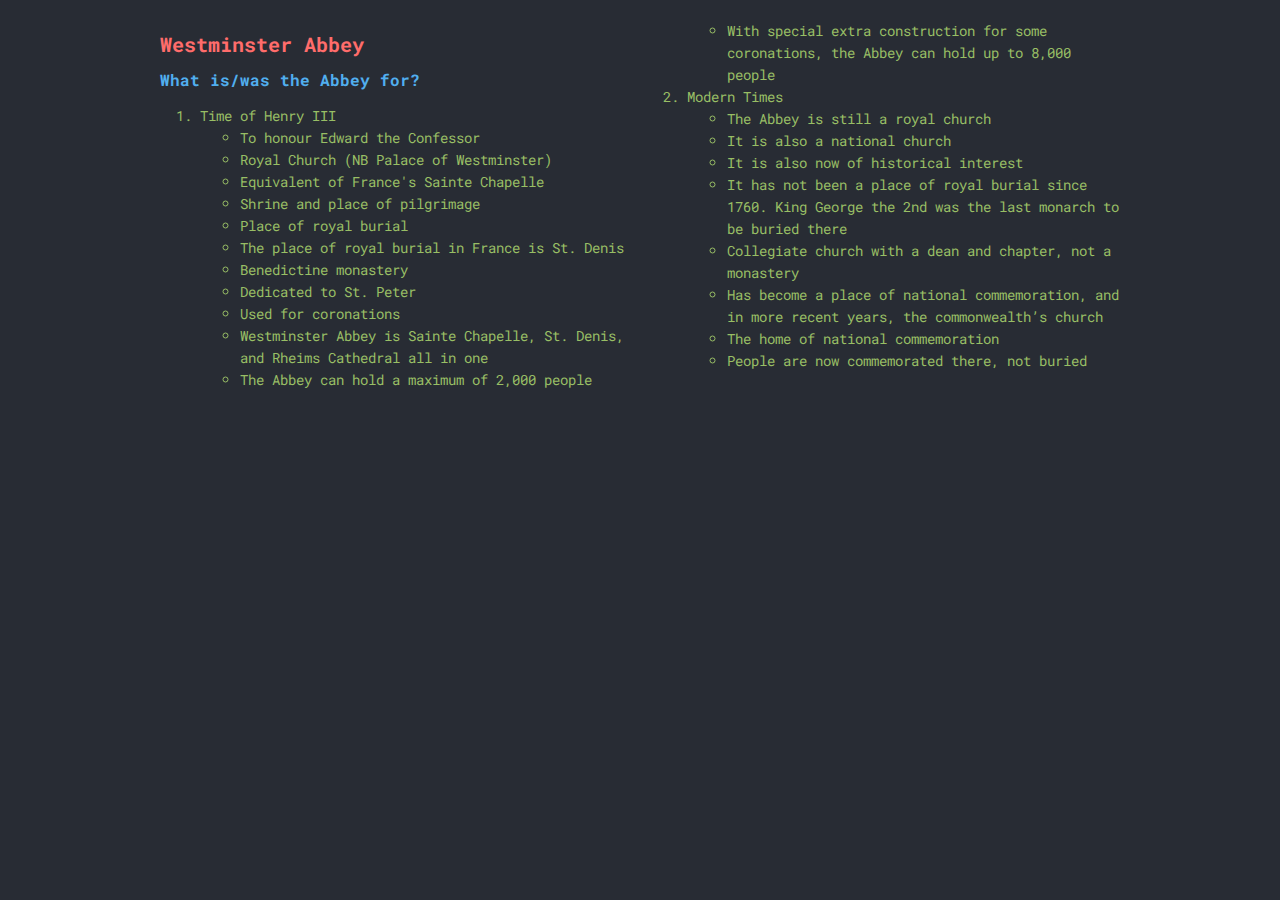
<file: westminster_abbey.html>
<!DOCTYPE html>
<html>

<head>
  <meta charset="utf-8">
  <meta name="viewport" content="width=device-width">
  <title>Westminster Abbey</title>
  <link href="style.css" rel="stylesheet" type="text/css" />
</head>

<body>
    <h1>Westminster Abbey</h1>
    <h2>What is/was the Abbey for?</h2>
    <ol>
        <li>Time of Henry III</li>
        <ul>
            <li>To honour Edward the Confessor</li>
            <li>Royal Church (NB Palace of Westminster)</li>
            <li>Equivalent of France's Sainte Chapelle</li>
            <li>Shrine and place of pilgrimage</li>
            <li>Place of royal burial</li>
            <li>The place of royal burial in France is St. Denis</li>
            <li>Benedictine monastery</li>
            <li>Dedicated to St. Peter</li>
            <li>Used for coronations</li>
            <li>Westminster Abbey is Sainte Chapelle, St. Denis, and Rheims Cathedral all in one</li>
            <li>The Abbey can hold a maximum of 2,000 people</li>
            <li>With special extra construction for some coronations, the Abbey can hold up to 8,000 people</li>
        </ul>
        <li>Modern Times</li>
        <ul>
            <li>The Abbey is still a royal church</li>
            <li>It is also a national church</li>
            <li>It is also now of historical interest</li>
            <li>It has not been a place of royal burial since 1760. King George the 2nd was the last monarch to be buried there</li>
            <li>Collegiate church with a dean and chapter, not a monastery</li>
            <li>Has become a place of national commemoration, and in more recent years, the commonwealth’s church</li>
            <li>The home of national commemoration</li>
            <li>People are now commemorated there, not buried</li>
        </ul>
    </ol>
</body>
</file>
<file: style.css>
@import url('https://fonts.googleapis.com/css?family=Roboto+Mono');
@import url('https://fonts.googleapis.com/css?family=Roboto');
@import url('https://fonts.googleapis.com/css?family=Anton');

.blue {
    color: #51afef;
}

.turquoise {
    color: #28AFB0;
}

.orange {
    color: #F97068;
}

.yellow {
    color: #DAFF7D;
}

body {
    padding: 20px;
    background-color: #282c34;
    color: #dfdfdf;
    font-family: "Roboto Mono";
    font-size: 14px;
    line-height: 22px;
    margin: 0 auto;
    max-width: 960px;
    column-count: 2;
/*    column-count: 2;
    column-width: 450px;
    column-gap: 2em;*/
/*    text-align: justify;
    hyphens: auto;*/
}

input {
    background: #353a45;
    border: 2px solid #434957;
    border-radius: 4px;
    color: #dfdfdf;
    font-family: "Roboto Mono";
    font-size: 14px;
}

input:focus {
    background: #353a45;
    border: 2px solid #434957;
    border-radius: 4px;
    color: #dfdfdf;
    font-family: "Roboto Mono";
    font-size: 14px;
}

pre {
    background: #353a45;
    border: 2px solid #434957;
    border-radius: 7px;
    color: #F7A000;
    page-break-inside: avoid;
    font-family: monospace;
    font-size: 15px;
    line-height: 0.4;
    margin-bottom: 1em;
    max-width: 100%;
    overflow: auto;
    padding: 0.2em 0.7em;
    display: block;
    word-wrap: break-word;
    white-space: pre;
}

code {
    background: #353a45;
    border: 2px solid #434957;
    border-radius: 4px;
    color: #F7A000;
    page-break-inside: avoid;
    font-family: monospace;
    font-size: 15px;
    line-height: 1.2;
    margin-bottom: 1.6em;
    max-width: 100%;
    overflow: auto;
    padding: 0.01em 0.05em;
    display: block;
    word-wrap: break-word;
    white-space: pre;
}

blockquote {
    color: #ecbe7b;
}

a {
    color: #c678dd;
    text-decoration: none;
}

/*a:hover {
    color: #51afef;
}*/

h1 {
    font-size: 20px;
    color: #ff6c6b;
    margin-bottom: 0px;
}

h2 {
    font-size: 16px;
    color: #51afef;
    margin-bottom: 0px;
}

h3, h4, h5, h6 {
    font-size: 14px;
    color: #DAFF7D;
    margin: 0px;
    margin-left: 10px;
    padding: 0px;
}

ol li {
    color: #98be65;
}

/*ol li::marker {
    content: "[" counter(list-item) "]: "
}

ul li::marker {
    content: "> "
}*/

p {
    padding: 0px;
    margin: 0px;
}

p::before {
  content: "\A";
  white-space: pre;
}

th, td {
    padding: 0px;
    padding-left: 7px;
    padding-right: 7px;
}

table {
    white-space:nowrap;
}

img {
    filter: brightness(0) saturate(100%) invert(99%) sepia(2%) saturate(862%) hue-rotate(286deg) brightness(114%) contrast(75%);
    float: left;
    width: 40%;
}
</file>
